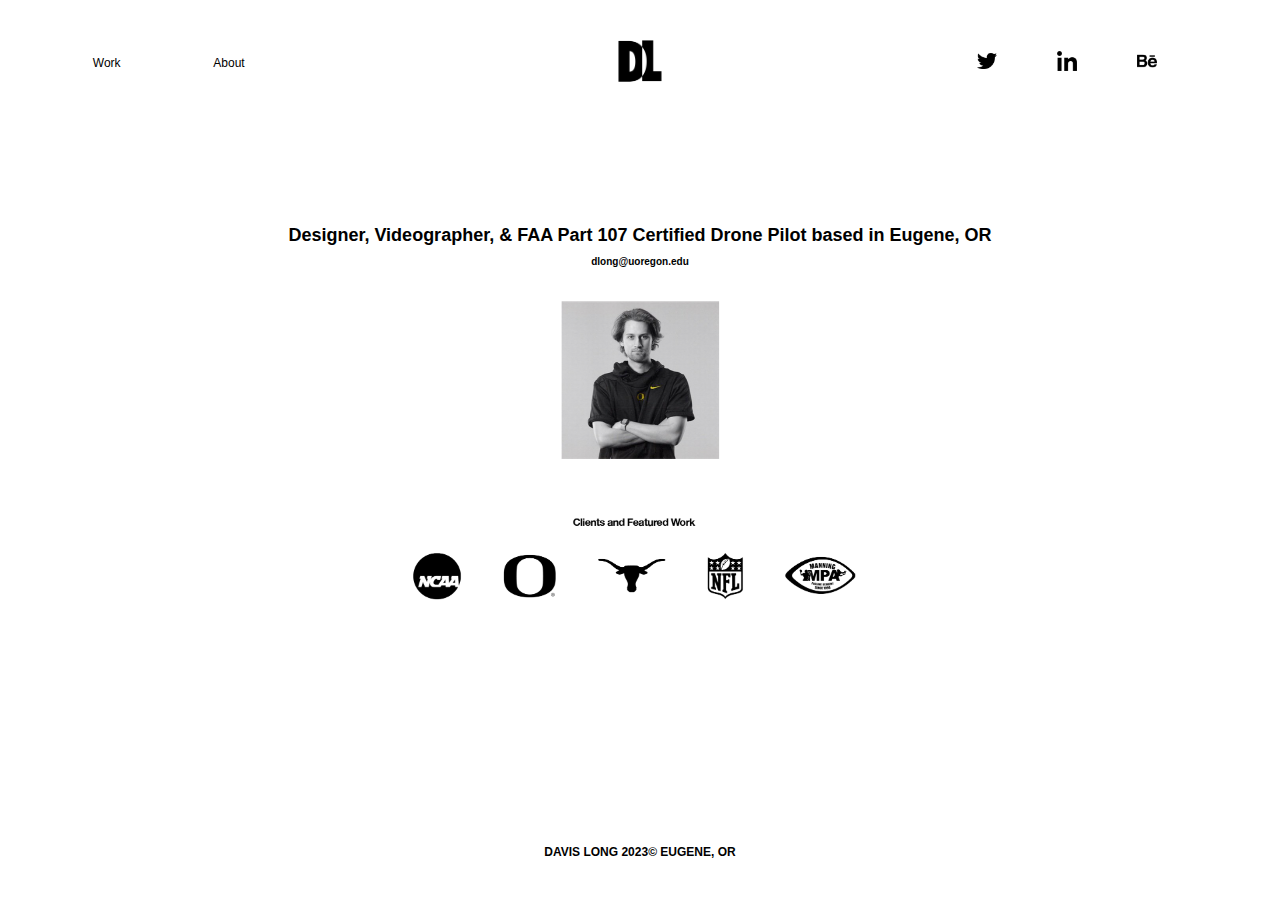
<file: pages/about.html>
<!DOCTYPE html>
<html lang="en">

<head>
    <meta charset="UTF-8">
    <meta name="viewport" content="width=device-width, initial-scale=1.0">
    <title>Document</title>
    <link rel="stylesheet" href="../css/index.css">
    <link rel="stylesheet" href="../css/header.css">
    <link rel="stylesheet" href="../css/about.css">

</head>


<div class="Header_Container">
    <div class="Column Left">
        <div class="Nav_Header_Row">
            <div class="Nav_Column Left">
                <div class="Nav_Column_Hover">
                    <div>Work</div>
                    <div class="Nav_Box">
                        <a href="https://pages.uoregon.edu/oepp/dldsn.com/pages/oregonathletics.html">Oregon
                            Athletics</a>
                        <a href="https://pages.uoregon.edu/oepp/dldsn.com/pages/mpa.html">Manning
                            Passing Academy</a>
                        <a href="https://pages.uoregon.edu/oepp/dldsn.com/pages/illustration.html">Illustration</a>
                        <a href="https://pages.uoregon.edu/oepp/dldsn.com/pages/nozu.html">Branding</a>
                        <a href="https://pages.uoregon.edu/oepp/dldsn.com/pages/exploration.html">Exploration</a>
                        <a href="https://pages.uoregon.edu/oepp/dldsn.com/pages/drone.html">Drone</a>
                        <a href="https://pages.uoregon.edu/oepp/dldsn.com/pages/video.html">Video</a>
                    </div>

                </div>
            </div>
            <div class="Nav_Column Right"><a href="https://pages.uoregon.edu/oepp/dldsn.com/pages/about.html">About</a>
            </div>
        </div>
    </div>

    <div class="Column Middle">
        <a href="https://pages.uoregon.edu/oepp/dldsn.com/index.html">
            <img class="Logo" src="../images/Logo.png" alt="">
        </a>
    </div>

    <div class="Column Right">
        <a href="http://twitter.com/dlong_13"><img class="Social Twitter_Logo" src="../images/twitter.png" alt=""></a>
        <a href="https://www.linkedin.com/in/davis-long-325a271b6/"><img class="Social Linkedin_Logo"
                src="../images/linkedin.png" alt=""></a>
        <a href="https://www.behance.net/dldsn"><img class="Social Behance_Logo" src="../images/behance.png" alt=""></a>
    </div>
</div>


<div class="p1">Designer, Videographer, & FAA Part 107 Certified Drone Pilot based in Eugene, OR</div>

<div class="p2">dlong@uoregon.edu</div>
<div class="DavisPic_Container">
    <img src="../images/SQUARE+2.png" alt="">
</div>
<div class="ClientList_Container">
    <img src="../images/CLIETNET.png" alt="">
</div>

<div class="Footer">
    <p>DAVIS LONG 2023© EUGENE, OR</p>
</div>

</body>

</html>
</file>
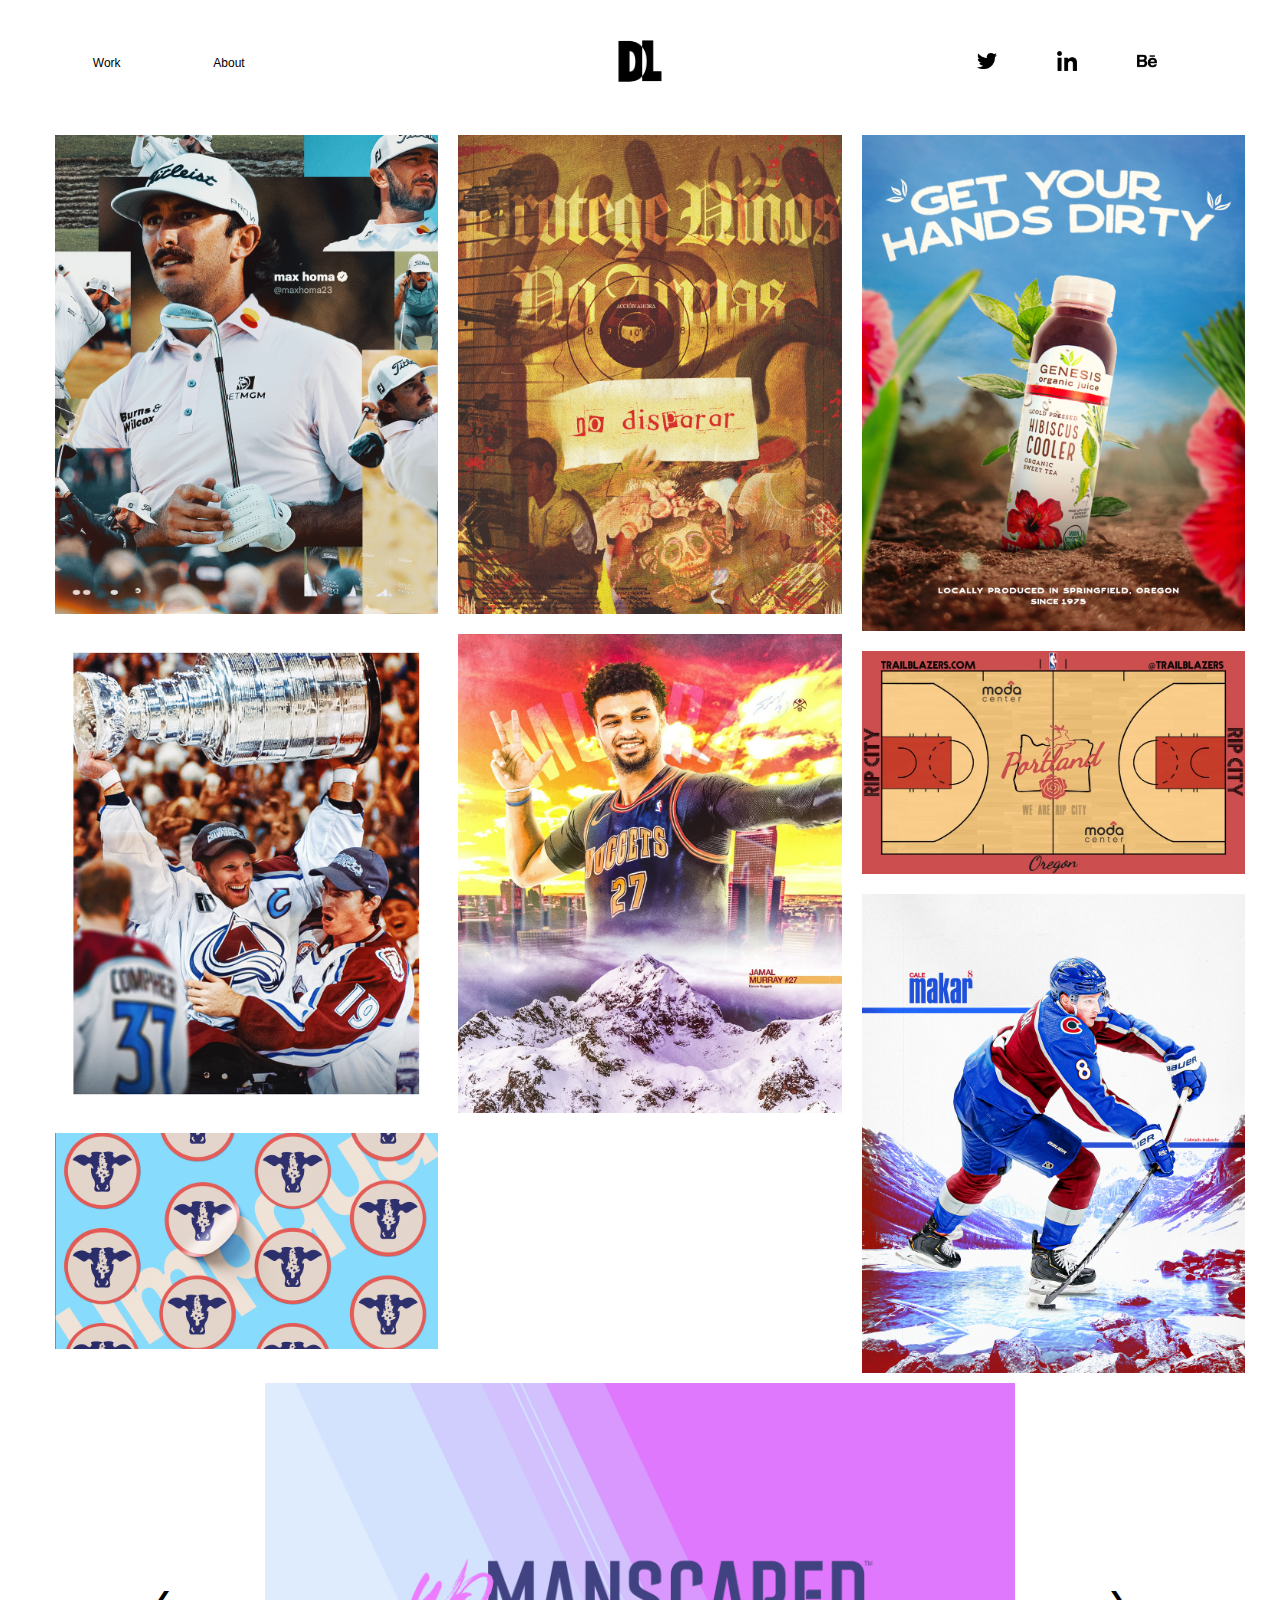
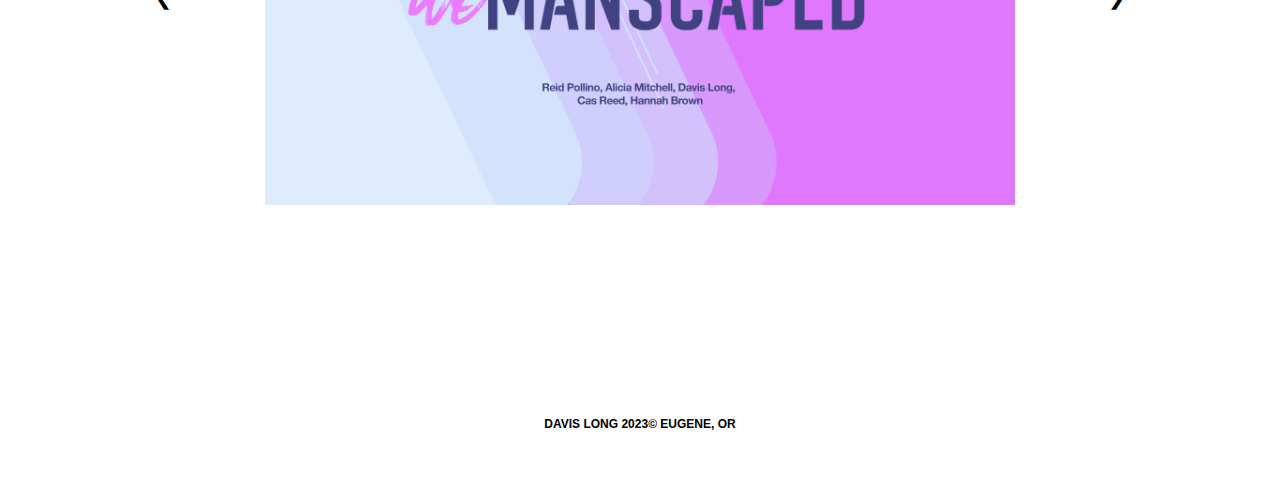
<file: pages/exploration.html>
<!DOCTYPE html>
<html lang="en">

<head>
    <meta charset="UTF-8">
    <meta name="viewport" content="width=device-width, initial-scale=1.0">
    <title>Document</title>
    <link rel="stylesheet" href="../css/index.css">
    <link rel="stylesheet" href="../css/header.css">
    <link rel="stylesheet" href="../css/about.css">
    <link rel="stylesheet" href="../css/carousel.css">

    <style>
        /* .side_by_side_image {
            display: flex;
            flex-direction: row;
            justify-content: center;
            align-items: flex-start;
        }

        .vertical_image {
            display: flex;
            flex-direction: column;
            justify-content: center;
            align-items: flex-start;
        }

        .image {
            max-height: 100%;
            max-width: 28vw;
            object-fit: contain;
            margin: 2vw;
        }

        .large_image {
            display: block;
            margin-left: auto;
            margin-right: auto;
            width: 1200px;
            margin-top: 2vw;
        } */
        .side_by_side_image {
            display: flex;
            flex-direction: row;
            flex-wrap: wrap;
            justify-content: center;
            align-items: flex-start;
            overflow: hidden;
            margin: -10px;

        }

        .vertical_image {
            display: flex;
            flex-direction: column;
            justify-content: center;
            align-items: flex-start;
            max-width: calc(33.33% - 50px);
            flex: 1;
            margin: 10px;

        }

        .image {
            max-height: 100%;
            max-width: 100%;
            object-fit: contain;
            margin: 10px;
        }

        .image.first {
            margin-top: 20px;
        }
    </style>
</head>


<div class="Header_Container">
    <div class="Column Left">
        <div class="Nav_Header_Row">
            <div class="Nav_Column Left">
                <div class="Nav_Column_Hover">
                    <div>Work</div>
                    <div class="Nav_Box">
                        <a href="https://pages.uoregon.edu/oepp/dldsn.com/pages/oregonathletics.html">Oregon
                            Athletics</a>
                        <a href="https://pages.uoregon.edu/oepp/dldsn.com/pages/mpa.html">Manning
                            Passing Academy</a>
                        <a href="https://pages.uoregon.edu/oepp/dldsn.com/pages/illustration.html">Illustration</a>
                        <a href="https://pages.uoregon.edu/oepp/dldsn.com/pages/nozu.html">Branding</a>
                        <a href="https://pages.uoregon.edu/oepp/dldsn.com/pages/exploration.html">Exploration</a>
                        <a href="https://pages.uoregon.edu/oepp/dldsn.com/pages/drone.html">Drone</a>
                        <a href="https://pages.uoregon.edu/oepp/dldsn.com/pages/video.html">Video</a>
                    </div>

                </div>
            </div>
            <div class="Nav_Column Right"><a href="https://pages.uoregon.edu/oepp/dldsn.com/pages/about.html">About</a>
            </div>
        </div>
    </div>

    <div class="Column Middle">
        <a href="https://pages.uoregon.edu/oepp/dldsn.com/index.html">
            <img class="Logo" src="../images/Logo.png" alt="">
        </a>
    </div>

    <div class="Column Right">
        <a href="http://twitter.com/dlong_13"><img class="Social Twitter_Logo" src="../images/twitter.png" alt=""></a>
        <a href="https://www.linkedin.com/in/davis-long-325a271b6/"><img class="Social Linkedin_Logo"
                src="../images/linkedin.png" alt=""></a>
        <a href="https://www.behance.net/dldsn"><img class="Social Behance_Logo" src="../images/behance.png" alt=""></a>
    </div>
</div>


<div class="side_by_side_image">
    <div class="vertical_image">
        <img class="image" src="../images/ex1.png">
        <img class="image" src="../images/ex4.png">
        <img class="image" src="../images/ex7.png">
    </div>
    <div class="vertical_image">
        <img class="image" src="../images/ex2.png">
        <img class="image" src="../images/ex5.jpeg">
    </div>
    <div class="vertical_image">
        <img class="image" src="../images/ex3.png">
        <img class="image" src="../images/ex6.jpeg">
        <img class="image" src="../images/ex8.png">
    </div>
</div>

<!-- Carousel Start -->

<div class="slideshow-container">
    <div class="mySlides fade">
        <img src="../images/ms1.png" style="width: 75%;" class="center" />
    </div>
    <div class="mySlides fade">
        <img src="../images/ms2.png" style="width: 75%;" class="center" />
    </div>
    <div class="mySlides fade">
        <img src="../images/ms3.png" style="width: 75%;" class="center" />
    </div>
    <div class="mySlides fade">
        <img src="../images/ms4.png" style="width: 75%;" class="center" />
    </div>
    <div class="mySlides fade">
        <img src="../images/ms5.png" style="width: 75%;" class="center" />
    </div>
    <div class="mySlides fade">
        <img src="../images/ms6.png" style="width: 75%;" class="center" />
    </div>
    <div class="mySlides fade">
        <img src="../images/ms7.png" style="width: 75%;" class="center" />
    </div>
    <div class="mySlides fade">
        <img src="../images/ms8.png" style="width: 75%;" class="center" />
    </div>
    <div class="mySlides fade">
        <img src="../images/ms9.png" style="width: 75%;" class="center" />
    </div>

    <a class="prev" onclick="plusSlides(-1)">&#10094;</a>
    <a class="next" onclick="plusSlides(1)">&#10095;</a>
</div>



<div class="Footer">
    <p>DAVIS LONG 2023© EUGENE, OR</p>
</div>


</body>
<script src="../js/dldsn.js"></script>

</html>
</file>
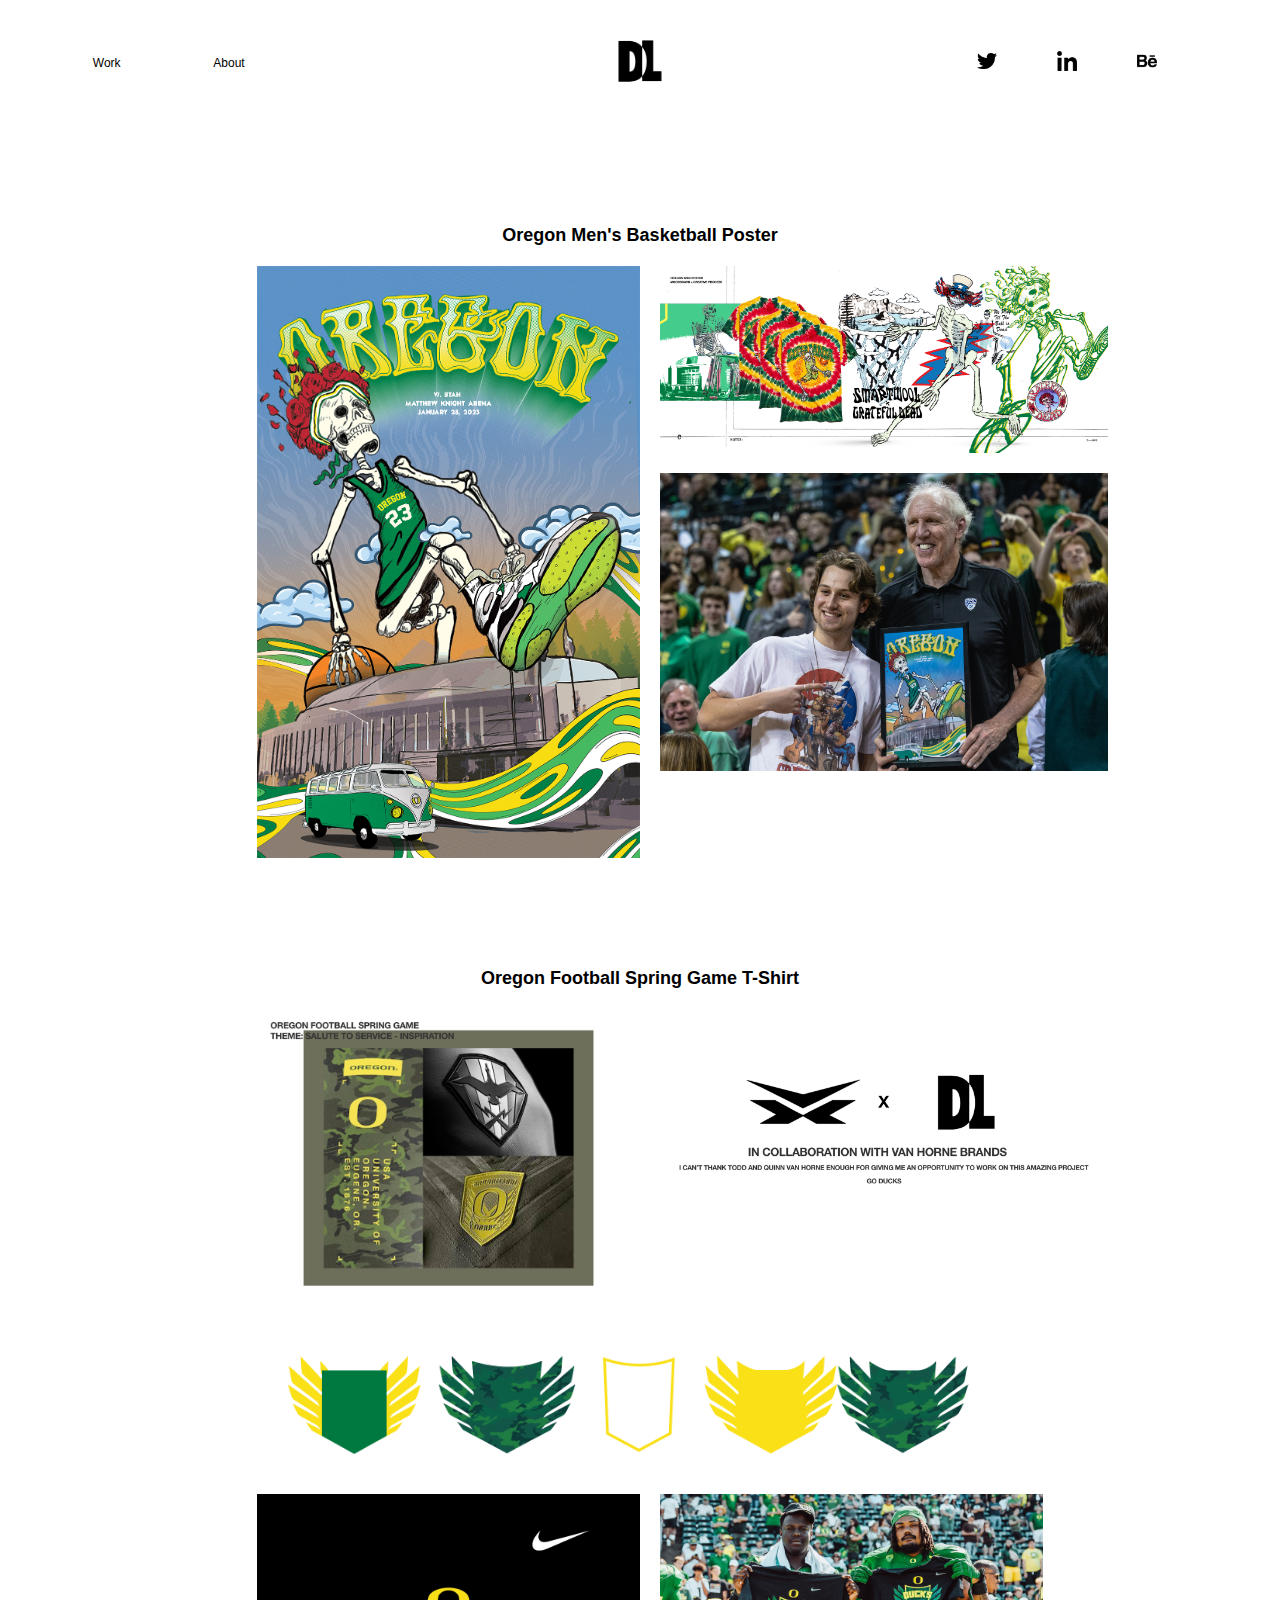
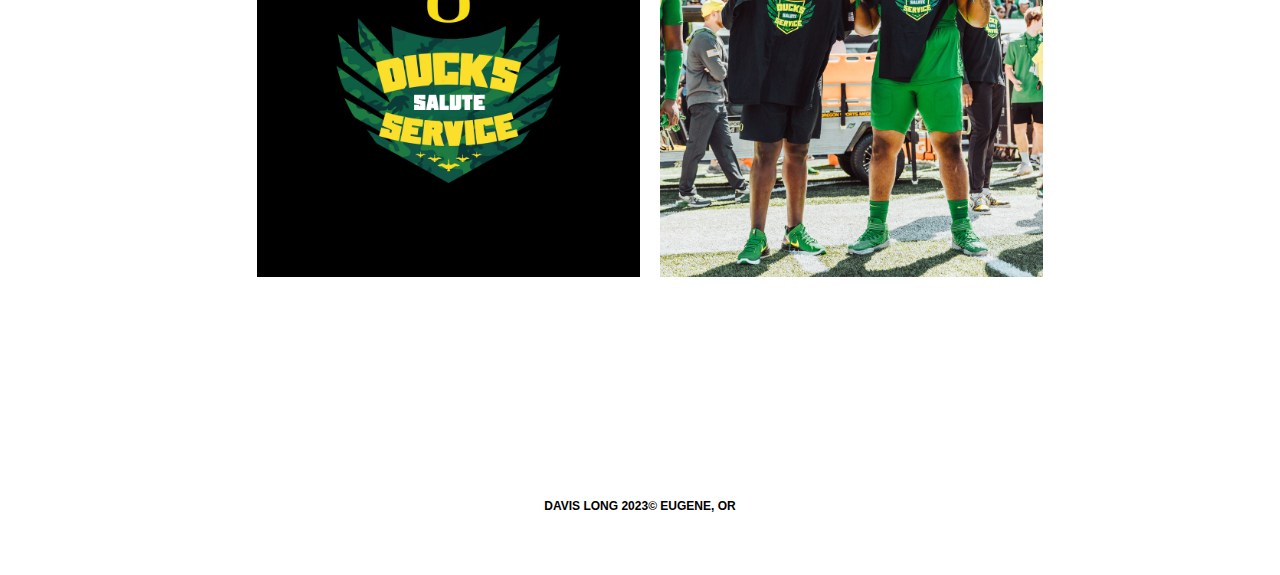
<file: pages/illustration.html>
<!DOCTYPE html>
<html lang="en">

<head>
    <meta charset="UTF-8">
    <meta name="viewport" content="width=device-width, initial-scale=1.0">
    <title>Document</title>
    <link rel="stylesheet" href="../css/index.css">
    <link rel="stylesheet" href="../css/header.css">
    <link rel="stylesheet" href="../css/about.css">
    <style>
        /* .side_by_side_image {
            display: flex;
            flex-direction: row;
            justify-content: center;
            align-items: flex-start;
        }

        .vertical_image {
            display: flex;
            flex-direction: column;
            justify-content: center;
            align-items: flex-start;
        }

        .image {
            max-height: 100%;
            max-width: 28vw;
            object-fit: contain;
            margin: 2vw;
        }

        .image.side_image {
            margin-top: 0;
        }

        .image.center_image {
            margin-top: 0;
            margin-bottom: 2vw;
            margin-left: 0;
            margin-right: 0;

        }

        .image.center_image.first {
            margin-top: 2vw;
        }
*/
        .p1 {
            font-size: 18px;
            margin: 10px;
            margin-top: 100px;
        }

        .pic {
            display: block;
            margin-left: auto;
            margin-right: auto;
            width: 60vw;
        }

        .side_by_side_image {
            display: flex;
            flex-direction: row;
            flex-wrap: wrap;
            justify-content: center;
            align-items: flex-start;
            overflow: hidden;
            margin: -10px;

        }

        .vertical_image {
            display: flex;
            flex-direction: column;
            justify-content: center;
            align-items: flex-start;
            max-width: calc(33.33% - 50px);
            flex: 1;
            margin: 10px;

        }

        .image {
            max-height: 100%;
            max-width: 100%;
            object-fit: contain;
            margin: 10px;
        }

        .image.first {
            margin-top: 20px;
        }
    </style>
</head>

<!-- Header Start -->
<div class="Header_Container">
    <div class="Column Left">
        <div class="Nav_Header_Row">
            <div class="Nav_Column Left">
                <div class="Nav_Column_Hover">
                    <div>Work</div>
                    <div class="Nav_Box">
                        <a href="https://pages.uoregon.edu/oepp/dldsn.com/pages/oregonathletics.html">Oregon
                            Athletics</a>
                        <a href="https://pages.uoregon.edu/oepp/dldsn.com/pages/mpa.html">Manning
                            Passing Academy</a>
                        <a href="https://pages.uoregon.edu/oepp/dldsn.com/pages/illustration.html">Illustration</a>
                        <a href="https://pages.uoregon.edu/oepp/dldsn.com/pages/nozu.html">Branding</a>
                        <a href="https://pages.uoregon.edu/oepp/dldsn.com/pages/exploration.html">Exploration</a>
                        <a href="https://pages.uoregon.edu/oepp/dldsn.com/pages/drone.html">Drone</a>
                        <a href="https://pages.uoregon.edu/oepp/dldsn.com/pages/video.html">Video</a>
                    </div>

                </div>
            </div>
            <div class="Nav_Column Right"><a href="https://pages.uoregon.edu/oepp/dldsn.com/pages/about.html">About</a>
            </div>
        </div>
    </div>

    <div class="Column Middle">
        <a href="https://pages.uoregon.edu/oepp/dldsn.com/index.html">
            <img class="Logo" src="../images/Logo.png" alt="">
        </a>
    </div>

    <div class="Column Right">
        <a href="http://twitter.com/dlong_13"><img class="Social Twitter_Logo" src="../images/twitter.png" alt=""></a>
        <a href="https://www.linkedin.com/in/davis-long-325a271b6/"><img class="Social Linkedin_Logo"
                src="../images/linkedin.png" alt=""></a>
        <a href="https://www.behance.net/dldsn"><img class="Social Behance_Logo" src="../images/behance.png" alt=""></a>
    </div>
</div>
<!-- Header End -->

<!-- Body Start -->
<div class="p1">Oregon Men's Basketball Poster</div>

<div class="side_by_side_image">
    <div class="vertical_image">
        <img class="image" src="../images/ill1.png">

    </div>
    <div class="vertical_image">
        <img class="image" style="max-width: 35vw;" src="../images/ill2.png">
        <img class="image" style="max-width: 35vw;" src="../images/ill3.png">
    </div>

</div>

<div class="p1">Oregon Football Spring Game T-Shirt
</div>
<div class="side_by_side_image">
    <div class="vertical_image">
        <img class="image" src="../images/ill4.png">

    </div>
    <div class="vertical_image">
        <img class="image" style="max-width: 35vw; margin-top: 7vh;" src="../images/ill5.png">

    </div>

</div>

<img class="pic" src="../images/ill6.png">

<div class="side_by_side_image">
    <div class="vertical_image">
        <img class="image" src="../images/ill7.png">

    </div>
    <div class="vertical_image">
        <img class="image" src="../images/ill8.png">

    </div>

</div>

<!-- Body End -->

<div class="Footer">
    <p>DAVIS LONG 2023© EUGENE, OR</p>
</div>

</body>

</html>
</file>
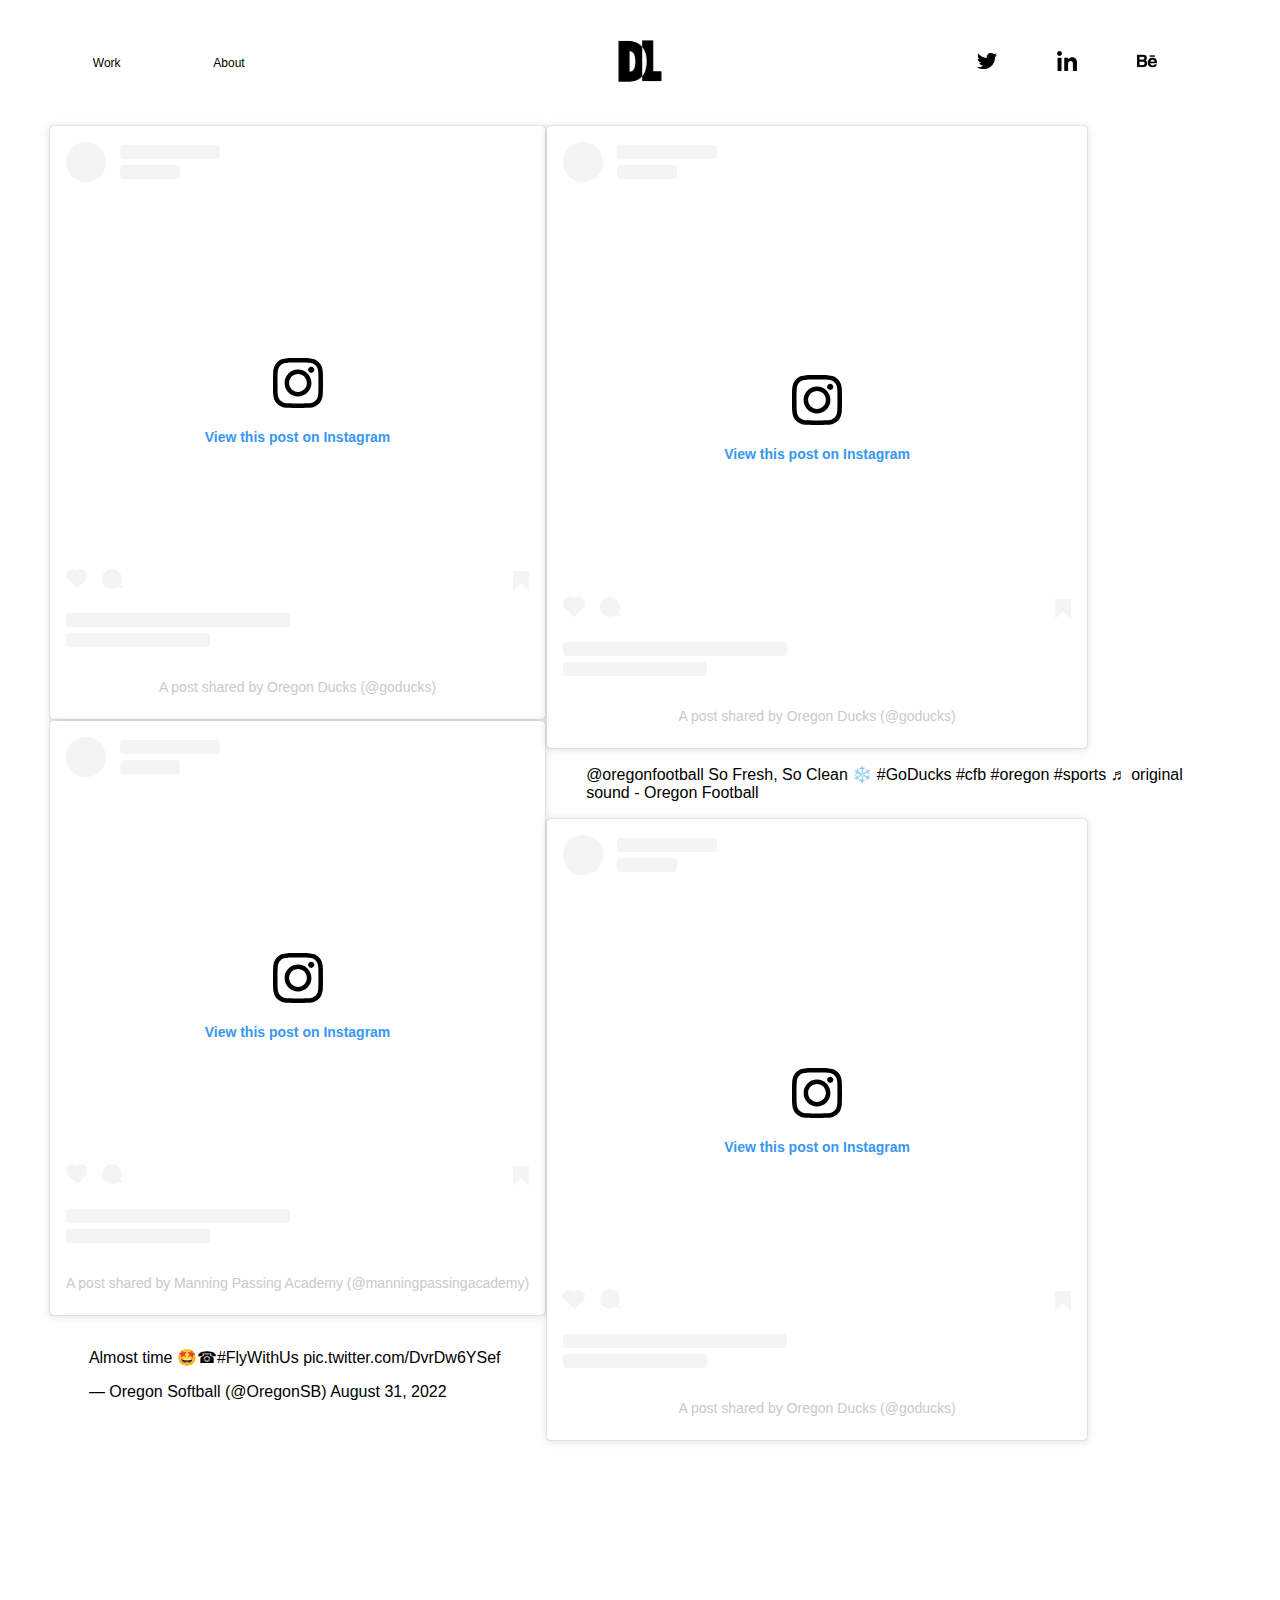
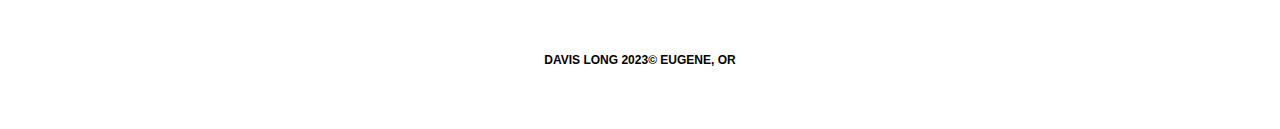
<file: pages/video.html>
<!DOCTYPE html>
<html lang="en">

<head>
    <meta charset="UTF-8">
    <meta name="viewport" content="width=device-width, initial-scale=1.0">
    <title>Document</title>
    <link rel="stylesheet" href="../css/index.css">
    <link rel="stylesheet" href="../css/header.css">
    <link rel="stylesheet" href="../css/about.css">
    <style>
        .side_by_side_image {
            display: flex;
            flex-direction: row;
            justify-content: center;
            align-items: flex-start;
        }

        .vertical_image {
            display: flex;
            flex-direction: column;
            justify-content: center;
            align-items: flex-start;
        }

        .image {
            max-height: 100%;
            max-width: 28vw;
            object-fit: contain;
            margin: 2vw;
        }

        .image.side_image {
            margin-top: 0;
        }

        .image.center_image {
            margin-top: 0;
            margin-bottom: 2vw;
            margin-left: 0;
            margin-right: 0;

        }

        .image.center_image.first {
            margin-top: 2vw;
        }
    </style>

</head>


<div class="Header_Container">
    <div class="Column Left">
        <div class="Nav_Header_Row">
            <div class="Nav_Column Left">
                <div class="Nav_Column_Hover">
                    <div>Work</div>
                    <div class="Nav_Box">
                        <a href="https://pages.uoregon.edu/oepp/dldsn.com/pages/oregonathletics.html">Oregon
                            Athletics</a>
                        <a href="https://pages.uoregon.edu/oepp/dldsn.com/pages/mpa.html">Manning
                            Passing Academy</a>
                        <a href="https://pages.uoregon.edu/oepp/dldsn.com/pages/illustration.html">Illustration</a>
                        <a href="https://pages.uoregon.edu/oepp/dldsn.com/pages/nozu.html">Branding</a>
                        <a href="https://pages.uoregon.edu/oepp/dldsn.com/pages/exploration.html">Exploration</a>
                        <a href="https://pages.uoregon.edu/oepp/dldsn.com/pages/drone.html">Drone</a>
                        <a href="https://pages.uoregon.edu/oepp/dldsn.com/pages/video.html">Video</a>
                    </div>

                </div>
            </div>
            <div class="Nav_Column Right"><a href="https://pages.uoregon.edu/oepp/dldsn.com/pages/about.html">About</a>
            </div>
        </div>
    </div>

    <div class="Column Middle">
        <a href="https://pages.uoregon.edu/oepp/dldsn.com/index.html">
            <img class="Logo" src="../images/Logo.png" alt="">
        </a>
    </div>

    <div class="Column Right">
        <a href="http://twitter.com/dlong_13"><img class="Social Twitter_Logo" src="../images/twitter.png" alt=""></a>
        <a href="https://www.linkedin.com/in/davis-long-325a271b6/"><img class="Social Linkedin_Logo"
                src="../images/linkedin.png" alt=""></a>
        <a href="https://www.behance.net/dldsn"><img class="Social Behance_Logo" src="../images/behance.png" alt=""></a>
    </div>
</div>


<div class="side_by_side_image">
    <div class="vertical_image">
        <blockquote class="instagram-media" data-instgrm-captioned
            data-instgrm-permalink="https://www.instagram.com/reel/CXj42okso-s/?utm_source=ig_embed&amp;utm_campaign=loading"
            data-instgrm-version="14"
            style=" background:#FFF; border:0; border-radius:3px; box-shadow:0 0 1px 0 rgba(0,0,0,0.5),0 1px 10px 0 rgba(0,0,0,0.15); margin: 1px; max-width:540px; min-width:326px; padding:0; width:99.375%; width:-webkit-calc(100% - 2px); width:calc(100% - 2px);">
            <div style="padding:16px;"> <a
                    href="https://www.instagram.com/reel/CXj42okso-s/?utm_source=ig_embed&amp;utm_campaign=loading"
                    style=" background:#FFFFFF; line-height:0; padding:0 0; text-align:center; text-decoration:none; width:100%;"
                    target="_blank">
                    <div style=" display: flex; flex-direction: row; align-items: center;">
                        <div
                            style="background-color: #F4F4F4; border-radius: 50%; flex-grow: 0; height: 40px; margin-right: 14px; width: 40px;">
                        </div>
                        <div style="display: flex; flex-direction: column; flex-grow: 1; justify-content: center;">
                            <div
                                style=" background-color: #F4F4F4; border-radius: 4px; flex-grow: 0; height: 14px; margin-bottom: 6px; width: 100px;">
                            </div>
                            <div
                                style=" background-color: #F4F4F4; border-radius: 4px; flex-grow: 0; height: 14px; width: 60px;">
                            </div>
                        </div>
                    </div>
                    <div style="padding: 19% 0;"></div>
                    <div style="display:block; height:50px; margin:0 auto 12px; width:50px;"><svg width="50px"
                            height="50px" viewBox="0 0 60 60" version="1.1" xmlns="https://www.w3.org/2000/svg"
                            xmlns:xlink="https://www.w3.org/1999/xlink">
                            <g stroke="none" stroke-width="1" fill="none" fill-rule="evenodd">
                                <g transform="translate(-511.000000, -20.000000)" fill="#000000">
                                    <g>
                                        <path
                                            d="M556.869,30.41 C554.814,30.41 553.148,32.076 553.148,34.131 C553.148,36.186 554.814,37.852 556.869,37.852 C558.924,37.852 560.59,36.186 560.59,34.131 C560.59,32.076 558.924,30.41 556.869,30.41 M541,60.657 C535.114,60.657 530.342,55.887 530.342,50 C530.342,44.114 535.114,39.342 541,39.342 C546.887,39.342 551.658,44.114 551.658,50 C551.658,55.887 546.887,60.657 541,60.657 M541,33.886 C532.1,33.886 524.886,41.1 524.886,50 C524.886,58.899 532.1,66.113 541,66.113 C549.9,66.113 557.115,58.899 557.115,50 C557.115,41.1 549.9,33.886 541,33.886 M565.378,62.101 C565.244,65.022 564.756,66.606 564.346,67.663 C563.803,69.06 563.154,70.057 562.106,71.106 C561.058,72.155 560.06,72.803 558.662,73.347 C557.607,73.757 556.021,74.244 553.102,74.378 C549.944,74.521 548.997,74.552 541,74.552 C533.003,74.552 532.056,74.521 528.898,74.378 C525.979,74.244 524.393,73.757 523.338,73.347 C521.94,72.803 520.942,72.155 519.894,71.106 C518.846,70.057 518.197,69.06 517.654,67.663 C517.244,66.606 516.755,65.022 516.623,62.101 C516.479,58.943 516.448,57.996 516.448,50 C516.448,42.003 516.479,41.056 516.623,37.899 C516.755,34.978 517.244,33.391 517.654,32.338 C518.197,30.938 518.846,29.942 519.894,28.894 C520.942,27.846 521.94,27.196 523.338,26.654 C524.393,26.244 525.979,25.756 528.898,25.623 C532.057,25.479 533.004,25.448 541,25.448 C548.997,25.448 549.943,25.479 553.102,25.623 C556.021,25.756 557.607,26.244 558.662,26.654 C560.06,27.196 561.058,27.846 562.106,28.894 C563.154,29.942 563.803,30.938 564.346,32.338 C564.756,33.391 565.244,34.978 565.378,37.899 C565.522,41.056 565.552,42.003 565.552,50 C565.552,57.996 565.522,58.943 565.378,62.101 M570.82,37.631 C570.674,34.438 570.167,32.258 569.425,30.349 C568.659,28.377 567.633,26.702 565.965,25.035 C564.297,23.368 562.623,22.342 560.652,21.575 C558.743,20.834 556.562,20.326 553.369,20.18 C550.169,20.033 549.148,20 541,20 C532.853,20 531.831,20.033 528.631,20.18 C525.438,20.326 523.257,20.834 521.349,21.575 C519.376,22.342 517.703,23.368 516.035,25.035 C514.368,26.702 513.342,28.377 512.574,30.349 C511.834,32.258 511.326,34.438 511.181,37.631 C511.035,40.831 511,41.851 511,50 C511,58.147 511.035,59.17 511.181,62.369 C511.326,65.562 511.834,67.743 512.574,69.651 C513.342,71.625 514.368,73.296 516.035,74.965 C517.703,76.634 519.376,77.658 521.349,78.425 C523.257,79.167 525.438,79.673 528.631,79.82 C531.831,79.965 532.853,80.001 541,80.001 C549.148,80.001 550.169,79.965 553.369,79.82 C556.562,79.673 558.743,79.167 560.652,78.425 C562.623,77.658 564.297,76.634 565.965,74.965 C567.633,73.296 568.659,71.625 569.425,69.651 C570.167,67.743 570.674,65.562 570.82,62.369 C570.966,59.17 571,58.147 571,50 C571,41.851 570.966,40.831 570.82,37.631">
                                        </path>
                                    </g>
                                </g>
                            </g>
                        </svg></div>
                    <div style="padding-top: 8px;">
                        <div
                            style=" color:#3897f0; font-family:Arial,sans-serif; font-size:14px; font-style:normal; font-weight:550; line-height:18px;">
                            View this post on Instagram</div>
                    </div>
                    <div style="padding: 12.5% 0;"></div>
                    <div style="display: flex; flex-direction: row; margin-bottom: 14px; align-items: center;">
                        <div>
                            <div
                                style="background-color: #F4F4F4; border-radius: 50%; height: 12.5px; width: 12.5px; transform: translateX(0px) translateY(7px);">
                            </div>
                            <div
                                style="background-color: #F4F4F4; height: 12.5px; transform: rotate(-45deg) translateX(3px) translateY(1px); width: 12.5px; flex-grow: 0; margin-right: 14px; margin-left: 2px;">
                            </div>
                            <div
                                style="background-color: #F4F4F4; border-radius: 50%; height: 12.5px; width: 12.5px; transform: translateX(9px) translateY(-18px);">
                            </div>
                        </div>
                        <div style="margin-left: 8px;">
                            <div
                                style=" background-color: #F4F4F4; border-radius: 50%; flex-grow: 0; height: 20px; width: 20px;">
                            </div>
                            <div
                                style=" width: 0; height: 0; border-top: 2px solid transparent; border-left: 6px solid #f4f4f4; border-bottom: 2px solid transparent; transform: translateX(16px) translateY(-4px) rotate(30deg)">
                            </div>
                        </div>
                        <div style="margin-left: auto;">
                            <div
                                style=" width: 0px; border-top: 8px solid #F4F4F4; border-right: 8px solid transparent; transform: translateY(16px);">
                            </div>
                            <div
                                style=" background-color: #F4F4F4; flex-grow: 0; height: 12px; width: 16px; transform: translateY(-4px);">
                            </div>
                            <div
                                style=" width: 0; height: 0; border-top: 8px solid #F4F4F4; border-left: 8px solid transparent; transform: translateY(-4px) translateX(8px);">
                            </div>
                        </div>
                    </div>
                    <div
                        style="display: flex; flex-direction: column; flex-grow: 1; justify-content: center; margin-bottom: 24px;">
                        <div
                            style=" background-color: #F4F4F4; border-radius: 4px; flex-grow: 0; height: 14px; margin-bottom: 6px; width: 224px;">
                        </div>
                        <div
                            style=" background-color: #F4F4F4; border-radius: 4px; flex-grow: 0; height: 14px; width: 144px;">
                        </div>
                    </div>
                </a>
                <p
                    style=" color:#c9c8cd; font-family:Arial,sans-serif; font-size:14px; line-height:17px; margin-bottom:0; margin-top:8px; overflow:hidden; padding:8px 0 7px; text-align:center; text-overflow:ellipsis; white-space:nowrap;">
                    <a href="https://www.instagram.com/reel/CXj42okso-s/?utm_source=ig_embed&amp;utm_campaign=loading"
                        style=" color:#c9c8cd; font-family:Arial,sans-serif; font-size:14px; font-style:normal; font-weight:normal; line-height:17px; text-decoration:none;"
                        target="_blank">A post shared by Oregon Ducks (@goducks)</a>
                </p>
            </div>
        </blockquote>
        <script async src="//www.instagram.com/embed.js"></script>
        <blockquote class="instagram-media" data-instgrm-captioned
            data-instgrm-permalink="https://www.instagram.com/reel/ClRjon4pReb/?utm_source=ig_embed&amp;utm_campaign=loading"
            data-instgrm-version="14"
            style=" background:#FFF; border:0; border-radius:3px; box-shadow:0 0 1px 0 rgba(0,0,0,0.5),0 1px 10px 0 rgba(0,0,0,0.15); margin: 1px; max-width:540px; min-width:326px; padding:0; width:99.375%; width:-webkit-calc(100% - 2px); width:calc(100% - 2px);">
            <div style="padding:16px;"> <a
                    href="https://www.instagram.com/reel/ClRjon4pReb/?utm_source=ig_embed&amp;utm_campaign=loading"
                    style=" background:#FFFFFF; line-height:0; padding:0 0; text-align:center; text-decoration:none; width:100%;"
                    target="_blank">
                    <div style=" display: flex; flex-direction: row; align-items: center;">
                        <div
                            style="background-color: #F4F4F4; border-radius: 50%; flex-grow: 0; height: 40px; margin-right: 14px; width: 40px;">
                        </div>
                        <div style="display: flex; flex-direction: column; flex-grow: 1; justify-content: center;">
                            <div
                                style=" background-color: #F4F4F4; border-radius: 4px; flex-grow: 0; height: 14px; margin-bottom: 6px; width: 100px;">
                            </div>
                            <div
                                style=" background-color: #F4F4F4; border-radius: 4px; flex-grow: 0; height: 14px; width: 60px;">
                            </div>
                        </div>
                    </div>
                    <div style="padding: 19% 0;"></div>
                    <div style="display:block; height:50px; margin:0 auto 12px; width:50px;"><svg width="50px"
                            height="50px" viewBox="0 0 60 60" version="1.1" xmlns="https://www.w3.org/2000/svg"
                            xmlns:xlink="https://www.w3.org/1999/xlink">
                            <g stroke="none" stroke-width="1" fill="none" fill-rule="evenodd">
                                <g transform="translate(-511.000000, -20.000000)" fill="#000000">
                                    <g>
                                        <path
                                            d="M556.869,30.41 C554.814,30.41 553.148,32.076 553.148,34.131 C553.148,36.186 554.814,37.852 556.869,37.852 C558.924,37.852 560.59,36.186 560.59,34.131 C560.59,32.076 558.924,30.41 556.869,30.41 M541,60.657 C535.114,60.657 530.342,55.887 530.342,50 C530.342,44.114 535.114,39.342 541,39.342 C546.887,39.342 551.658,44.114 551.658,50 C551.658,55.887 546.887,60.657 541,60.657 M541,33.886 C532.1,33.886 524.886,41.1 524.886,50 C524.886,58.899 532.1,66.113 541,66.113 C549.9,66.113 557.115,58.899 557.115,50 C557.115,41.1 549.9,33.886 541,33.886 M565.378,62.101 C565.244,65.022 564.756,66.606 564.346,67.663 C563.803,69.06 563.154,70.057 562.106,71.106 C561.058,72.155 560.06,72.803 558.662,73.347 C557.607,73.757 556.021,74.244 553.102,74.378 C549.944,74.521 548.997,74.552 541,74.552 C533.003,74.552 532.056,74.521 528.898,74.378 C525.979,74.244 524.393,73.757 523.338,73.347 C521.94,72.803 520.942,72.155 519.894,71.106 C518.846,70.057 518.197,69.06 517.654,67.663 C517.244,66.606 516.755,65.022 516.623,62.101 C516.479,58.943 516.448,57.996 516.448,50 C516.448,42.003 516.479,41.056 516.623,37.899 C516.755,34.978 517.244,33.391 517.654,32.338 C518.197,30.938 518.846,29.942 519.894,28.894 C520.942,27.846 521.94,27.196 523.338,26.654 C524.393,26.244 525.979,25.756 528.898,25.623 C532.057,25.479 533.004,25.448 541,25.448 C548.997,25.448 549.943,25.479 553.102,25.623 C556.021,25.756 557.607,26.244 558.662,26.654 C560.06,27.196 561.058,27.846 562.106,28.894 C563.154,29.942 563.803,30.938 564.346,32.338 C564.756,33.391 565.244,34.978 565.378,37.899 C565.522,41.056 565.552,42.003 565.552,50 C565.552,57.996 565.522,58.943 565.378,62.101 M570.82,37.631 C570.674,34.438 570.167,32.258 569.425,30.349 C568.659,28.377 567.633,26.702 565.965,25.035 C564.297,23.368 562.623,22.342 560.652,21.575 C558.743,20.834 556.562,20.326 553.369,20.18 C550.169,20.033 549.148,20 541,20 C532.853,20 531.831,20.033 528.631,20.18 C525.438,20.326 523.257,20.834 521.349,21.575 C519.376,22.342 517.703,23.368 516.035,25.035 C514.368,26.702 513.342,28.377 512.574,30.349 C511.834,32.258 511.326,34.438 511.181,37.631 C511.035,40.831 511,41.851 511,50 C511,58.147 511.035,59.17 511.181,62.369 C511.326,65.562 511.834,67.743 512.574,69.651 C513.342,71.625 514.368,73.296 516.035,74.965 C517.703,76.634 519.376,77.658 521.349,78.425 C523.257,79.167 525.438,79.673 528.631,79.82 C531.831,79.965 532.853,80.001 541,80.001 C549.148,80.001 550.169,79.965 553.369,79.82 C556.562,79.673 558.743,79.167 560.652,78.425 C562.623,77.658 564.297,76.634 565.965,74.965 C567.633,73.296 568.659,71.625 569.425,69.651 C570.167,67.743 570.674,65.562 570.82,62.369 C570.966,59.17 571,58.147 571,50 C571,41.851 570.966,40.831 570.82,37.631">
                                        </path>
                                    </g>
                                </g>
                            </g>
                        </svg></div>
                    <div style="padding-top: 8px;">
                        <div
                            style=" color:#3897f0; font-family:Arial,sans-serif; font-size:14px; font-style:normal; font-weight:550; line-height:18px;">
                            View this post on Instagram</div>
                    </div>
                    <div style="padding: 12.5% 0;"></div>
                    <div style="display: flex; flex-direction: row; margin-bottom: 14px; align-items: center;">
                        <div>
                            <div
                                style="background-color: #F4F4F4; border-radius: 50%; height: 12.5px; width: 12.5px; transform: translateX(0px) translateY(7px);">
                            </div>
                            <div
                                style="background-color: #F4F4F4; height: 12.5px; transform: rotate(-45deg) translateX(3px) translateY(1px); width: 12.5px; flex-grow: 0; margin-right: 14px; margin-left: 2px;">
                            </div>
                            <div
                                style="background-color: #F4F4F4; border-radius: 50%; height: 12.5px; width: 12.5px; transform: translateX(9px) translateY(-18px);">
                            </div>
                        </div>
                        <div style="margin-left: 8px;">
                            <div
                                style=" background-color: #F4F4F4; border-radius: 50%; flex-grow: 0; height: 20px; width: 20px;">
                            </div>
                            <div
                                style=" width: 0; height: 0; border-top: 2px solid transparent; border-left: 6px solid #f4f4f4; border-bottom: 2px solid transparent; transform: translateX(16px) translateY(-4px) rotate(30deg)">
                            </div>
                        </div>
                        <div style="margin-left: auto;">
                            <div
                                style=" width: 0px; border-top: 8px solid #F4F4F4; border-right: 8px solid transparent; transform: translateY(16px);">
                            </div>
                            <div
                                style=" background-color: #F4F4F4; flex-grow: 0; height: 12px; width: 16px; transform: translateY(-4px);">
                            </div>
                            <div
                                style=" width: 0; height: 0; border-top: 8px solid #F4F4F4; border-left: 8px solid transparent; transform: translateY(-4px) translateX(8px);">
                            </div>
                        </div>
                    </div>
                    <div
                        style="display: flex; flex-direction: column; flex-grow: 1; justify-content: center; margin-bottom: 24px;">
                        <div
                            style=" background-color: #F4F4F4; border-radius: 4px; flex-grow: 0; height: 14px; margin-bottom: 6px; width: 224px;">
                        </div>
                        <div
                            style=" background-color: #F4F4F4; border-radius: 4px; flex-grow: 0; height: 14px; width: 144px;">
                        </div>
                    </div>
                </a>
                <p
                    style=" color:#c9c8cd; font-family:Arial,sans-serif; font-size:14px; line-height:17px; margin-bottom:0; margin-top:8px; overflow:hidden; padding:8px 0 7px; text-align:center; text-overflow:ellipsis; white-space:nowrap;">
                    <a href="https://www.instagram.com/reel/ClRjon4pReb/?utm_source=ig_embed&amp;utm_campaign=loading"
                        style=" color:#c9c8cd; font-family:Arial,sans-serif; font-size:14px; font-style:normal; font-weight:normal; line-height:17px; text-decoration:none;"
                        target="_blank">A post shared by Manning Passing Academy (@manningpassingacademy)</a>
                </p>
            </div>
        </blockquote>
        <script async src="//www.instagram.com/embed.js"></script>
        <blockquote class="twitter-tweet">
            <p lang="en" dir="ltr">Almost time 🤩☎<a
                    href="https://twitter.com/hashtag/FlyWithUs?src=hash&amp;ref_src=twsrc%5Etfw">#FlyWithUs</a> <a
                    href="https://t.co/DvrDw6YSef">pic.twitter.com/DvrDw6YSef</a></p>&mdash; Oregon Softball (@OregonSB)
            <a href="https://twitter.com/OregonSB/status/1565048263635415040?ref_src=twsrc%5Etfw">August 31, 2022</a>
        </blockquote>
        <script async src="https://platform.twitter.com/widgets.js" charset="utf-8"></script>
    </div>
    <div class="vertical_image">
        <blockquote class="instagram-media" data-instgrm-captioned
            data-instgrm-permalink="https://www.instagram.com/tv/CZ9tXbSJduN/?utm_source=ig_embed&amp;utm_campaign=loading"
            data-instgrm-version="14"
            style=" background:#FFF; border:0; border-radius:3px; box-shadow:0 0 1px 0 rgba(0,0,0,0.5),0 1px 10px 0 rgba(0,0,0,0.15); margin: 1px; max-width:540px; min-width:326px; padding:0; width:99.375%; width:-webkit-calc(100% - 2px); width:calc(100% - 2px);">
            <div style="padding:16px;"> <a
                    href="https://www.instagram.com/tv/CZ9tXbSJduN/?utm_source=ig_embed&amp;utm_campaign=loading"
                    style=" background:#FFFFFF; line-height:0; padding:0 0; text-align:center; text-decoration:none; width:100%;"
                    target="_blank">
                    <div style=" display: flex; flex-direction: row; align-items: center;">
                        <div
                            style="background-color: #F4F4F4; border-radius: 50%; flex-grow: 0; height: 40px; margin-right: 14px; width: 40px;">
                        </div>
                        <div style="display: flex; flex-direction: column; flex-grow: 1; justify-content: center;">
                            <div
                                style=" background-color: #F4F4F4; border-radius: 4px; flex-grow: 0; height: 14px; margin-bottom: 6px; width: 100px;">
                            </div>
                            <div
                                style=" background-color: #F4F4F4; border-radius: 4px; flex-grow: 0; height: 14px; width: 60px;">
                            </div>
                        </div>
                    </div>
                    <div style="padding: 19% 0;"></div>
                    <div style="display:block; height:50px; margin:0 auto 12px; width:50px;"><svg width="50px"
                            height="50px" viewBox="0 0 60 60" version="1.1" xmlns="https://www.w3.org/2000/svg"
                            xmlns:xlink="https://www.w3.org/1999/xlink">
                            <g stroke="none" stroke-width="1" fill="none" fill-rule="evenodd">
                                <g transform="translate(-511.000000, -20.000000)" fill="#000000">
                                    <g>
                                        <path
                                            d="M556.869,30.41 C554.814,30.41 553.148,32.076 553.148,34.131 C553.148,36.186 554.814,37.852 556.869,37.852 C558.924,37.852 560.59,36.186 560.59,34.131 C560.59,32.076 558.924,30.41 556.869,30.41 M541,60.657 C535.114,60.657 530.342,55.887 530.342,50 C530.342,44.114 535.114,39.342 541,39.342 C546.887,39.342 551.658,44.114 551.658,50 C551.658,55.887 546.887,60.657 541,60.657 M541,33.886 C532.1,33.886 524.886,41.1 524.886,50 C524.886,58.899 532.1,66.113 541,66.113 C549.9,66.113 557.115,58.899 557.115,50 C557.115,41.1 549.9,33.886 541,33.886 M565.378,62.101 C565.244,65.022 564.756,66.606 564.346,67.663 C563.803,69.06 563.154,70.057 562.106,71.106 C561.058,72.155 560.06,72.803 558.662,73.347 C557.607,73.757 556.021,74.244 553.102,74.378 C549.944,74.521 548.997,74.552 541,74.552 C533.003,74.552 532.056,74.521 528.898,74.378 C525.979,74.244 524.393,73.757 523.338,73.347 C521.94,72.803 520.942,72.155 519.894,71.106 C518.846,70.057 518.197,69.06 517.654,67.663 C517.244,66.606 516.755,65.022 516.623,62.101 C516.479,58.943 516.448,57.996 516.448,50 C516.448,42.003 516.479,41.056 516.623,37.899 C516.755,34.978 517.244,33.391 517.654,32.338 C518.197,30.938 518.846,29.942 519.894,28.894 C520.942,27.846 521.94,27.196 523.338,26.654 C524.393,26.244 525.979,25.756 528.898,25.623 C532.057,25.479 533.004,25.448 541,25.448 C548.997,25.448 549.943,25.479 553.102,25.623 C556.021,25.756 557.607,26.244 558.662,26.654 C560.06,27.196 561.058,27.846 562.106,28.894 C563.154,29.942 563.803,30.938 564.346,32.338 C564.756,33.391 565.244,34.978 565.378,37.899 C565.522,41.056 565.552,42.003 565.552,50 C565.552,57.996 565.522,58.943 565.378,62.101 M570.82,37.631 C570.674,34.438 570.167,32.258 569.425,30.349 C568.659,28.377 567.633,26.702 565.965,25.035 C564.297,23.368 562.623,22.342 560.652,21.575 C558.743,20.834 556.562,20.326 553.369,20.18 C550.169,20.033 549.148,20 541,20 C532.853,20 531.831,20.033 528.631,20.18 C525.438,20.326 523.257,20.834 521.349,21.575 C519.376,22.342 517.703,23.368 516.035,25.035 C514.368,26.702 513.342,28.377 512.574,30.349 C511.834,32.258 511.326,34.438 511.181,37.631 C511.035,40.831 511,41.851 511,50 C511,58.147 511.035,59.17 511.181,62.369 C511.326,65.562 511.834,67.743 512.574,69.651 C513.342,71.625 514.368,73.296 516.035,74.965 C517.703,76.634 519.376,77.658 521.349,78.425 C523.257,79.167 525.438,79.673 528.631,79.82 C531.831,79.965 532.853,80.001 541,80.001 C549.148,80.001 550.169,79.965 553.369,79.82 C556.562,79.673 558.743,79.167 560.652,78.425 C562.623,77.658 564.297,76.634 565.965,74.965 C567.633,73.296 568.659,71.625 569.425,69.651 C570.167,67.743 570.674,65.562 570.82,62.369 C570.966,59.17 571,58.147 571,50 C571,41.851 570.966,40.831 570.82,37.631">
                                        </path>
                                    </g>
                                </g>
                            </g>
                        </svg></div>
                    <div style="padding-top: 8px;">
                        <div
                            style=" color:#3897f0; font-family:Arial,sans-serif; font-size:14px; font-style:normal; font-weight:550; line-height:18px;">
                            View this post on Instagram</div>
                    </div>
                    <div style="padding: 12.5% 0;"></div>
                    <div style="display: flex; flex-direction: row; margin-bottom: 14px; align-items: center;">
                        <div>
                            <div
                                style="background-color: #F4F4F4; border-radius: 50%; height: 12.5px; width: 12.5px; transform: translateX(0px) translateY(7px);">
                            </div>
                            <div
                                style="background-color: #F4F4F4; height: 12.5px; transform: rotate(-45deg) translateX(3px) translateY(1px); width: 12.5px; flex-grow: 0; margin-right: 14px; margin-left: 2px;">
                            </div>
                            <div
                                style="background-color: #F4F4F4; border-radius: 50%; height: 12.5px; width: 12.5px; transform: translateX(9px) translateY(-18px);">
                            </div>
                        </div>
                        <div style="margin-left: 8px;">
                            <div
                                style=" background-color: #F4F4F4; border-radius: 50%; flex-grow: 0; height: 20px; width: 20px;">
                            </div>
                            <div
                                style=" width: 0; height: 0; border-top: 2px solid transparent; border-left: 6px solid #f4f4f4; border-bottom: 2px solid transparent; transform: translateX(16px) translateY(-4px) rotate(30deg)">
                            </div>
                        </div>
                        <div style="margin-left: auto;">
                            <div
                                style=" width: 0px; border-top: 8px solid #F4F4F4; border-right: 8px solid transparent; transform: translateY(16px);">
                            </div>
                            <div
                                style=" background-color: #F4F4F4; flex-grow: 0; height: 12px; width: 16px; transform: translateY(-4px);">
                            </div>
                            <div
                                style=" width: 0; height: 0; border-top: 8px solid #F4F4F4; border-left: 8px solid transparent; transform: translateY(-4px) translateX(8px);">
                            </div>
                        </div>
                    </div>
                    <div
                        style="display: flex; flex-direction: column; flex-grow: 1; justify-content: center; margin-bottom: 24px;">
                        <div
                            style=" background-color: #F4F4F4; border-radius: 4px; flex-grow: 0; height: 14px; margin-bottom: 6px; width: 224px;">
                        </div>
                        <div
                            style=" background-color: #F4F4F4; border-radius: 4px; flex-grow: 0; height: 14px; width: 144px;">
                        </div>
                    </div>
                </a>
                <p
                    style=" color:#c9c8cd; font-family:Arial,sans-serif; font-size:14px; line-height:17px; margin-bottom:0; margin-top:8px; overflow:hidden; padding:8px 0 7px; text-align:center; text-overflow:ellipsis; white-space:nowrap;">
                    <a href="https://www.instagram.com/tv/CZ9tXbSJduN/?utm_source=ig_embed&amp;utm_campaign=loading"
                        style=" color:#c9c8cd; font-family:Arial,sans-serif; font-size:14px; font-style:normal; font-weight:normal; line-height:17px; text-decoration:none;"
                        target="_blank">A post shared by Oregon Ducks (@goducks)</a>
                </p>
            </div>
        </blockquote>
        <script async src="//www.instagram.com/embed.js"></script>
        <blockquote class="tiktok-embed" cite="https://www.tiktok.com/@oregonfootball/video/7030205036563123462"
            data-video-id="7030205036563123462" style="max-width: 605px;min-width: 325px;">
            <section> <a target="_blank" title="@oregonfootball"
                    href="https://www.tiktok.com/@oregonfootball?refer=embed">@oregonfootball</a> So Fresh, So Clean ❄️
                <a title="goducks" target="_blank" href="https://www.tiktok.com/tag/goducks?refer=embed">#GoDucks</a> <a
                    title="cfb" target="_blank" href="https://www.tiktok.com/tag/cfb?refer=embed">#cfb</a> <a
                    title="oregon" target="_blank" href="https://www.tiktok.com/tag/oregon?refer=embed">#oregon</a> <a
                    title="sports" target="_blank" href="https://www.tiktok.com/tag/sports?refer=embed">#sports</a> <a
                    target="_blank" title="♬ original sound - Oregon Football"
                    href="https://www.tiktok.com/music/original-sound-7030204857290509061?refer=embed">♬ original sound
                    - Oregon
                    Football</a>
            </section>
        </blockquote>
        <script async src="https://www.tiktok.com/embed.js"></script>
        <blockquote class="instagram-media" data-instgrm-captioned
            data-instgrm-permalink="https://www.instagram.com/reel/CVItuFFp6rJ/?utm_source=ig_embed&amp;utm_campaign=loading"
            data-instgrm-version="14"
            style=" background:#FFF; border:0; border-radius:3px; box-shadow:0 0 1px 0 rgba(0,0,0,0.5),0 1px 10px 0 rgba(0,0,0,0.15); margin: 1px; max-width:540px; min-width:326px; padding:0; width:99.375%; width:-webkit-calc(100% - 2px); width:calc(100% - 2px);">
            <div style="padding:16px;"> <a
                    href="https://www.instagram.com/reel/CVItuFFp6rJ/?utm_source=ig_embed&amp;utm_campaign=loading"
                    style=" background:#FFFFFF; line-height:0; padding:0 0; text-align:center; text-decoration:none; width:100%;"
                    target="_blank">
                    <div style=" display: flex; flex-direction: row; align-items: center;">
                        <div
                            style="background-color: #F4F4F4; border-radius: 50%; flex-grow: 0; height: 40px; margin-right: 14px; width: 40px;">
                        </div>
                        <div style="display: flex; flex-direction: column; flex-grow: 1; justify-content: center;">
                            <div
                                style=" background-color: #F4F4F4; border-radius: 4px; flex-grow: 0; height: 14px; margin-bottom: 6px; width: 100px;">
                            </div>
                            <div
                                style=" background-color: #F4F4F4; border-radius: 4px; flex-grow: 0; height: 14px; width: 60px;">
                            </div>
                        </div>
                    </div>
                    <div style="padding: 19% 0;"></div>
                    <div style="display:block; height:50px; margin:0 auto 12px; width:50px;"><svg width="50px"
                            height="50px" viewBox="0 0 60 60" version="1.1" xmlns="https://www.w3.org/2000/svg"
                            xmlns:xlink="https://www.w3.org/1999/xlink">
                            <g stroke="none" stroke-width="1" fill="none" fill-rule="evenodd">
                                <g transform="translate(-511.000000, -20.000000)" fill="#000000">
                                    <g>
                                        <path
                                            d="M556.869,30.41 C554.814,30.41 553.148,32.076 553.148,34.131 C553.148,36.186 554.814,37.852 556.869,37.852 C558.924,37.852 560.59,36.186 560.59,34.131 C560.59,32.076 558.924,30.41 556.869,30.41 M541,60.657 C535.114,60.657 530.342,55.887 530.342,50 C530.342,44.114 535.114,39.342 541,39.342 C546.887,39.342 551.658,44.114 551.658,50 C551.658,55.887 546.887,60.657 541,60.657 M541,33.886 C532.1,33.886 524.886,41.1 524.886,50 C524.886,58.899 532.1,66.113 541,66.113 C549.9,66.113 557.115,58.899 557.115,50 C557.115,41.1 549.9,33.886 541,33.886 M565.378,62.101 C565.244,65.022 564.756,66.606 564.346,67.663 C563.803,69.06 563.154,70.057 562.106,71.106 C561.058,72.155 560.06,72.803 558.662,73.347 C557.607,73.757 556.021,74.244 553.102,74.378 C549.944,74.521 548.997,74.552 541,74.552 C533.003,74.552 532.056,74.521 528.898,74.378 C525.979,74.244 524.393,73.757 523.338,73.347 C521.94,72.803 520.942,72.155 519.894,71.106 C518.846,70.057 518.197,69.06 517.654,67.663 C517.244,66.606 516.755,65.022 516.623,62.101 C516.479,58.943 516.448,57.996 516.448,50 C516.448,42.003 516.479,41.056 516.623,37.899 C516.755,34.978 517.244,33.391 517.654,32.338 C518.197,30.938 518.846,29.942 519.894,28.894 C520.942,27.846 521.94,27.196 523.338,26.654 C524.393,26.244 525.979,25.756 528.898,25.623 C532.057,25.479 533.004,25.448 541,25.448 C548.997,25.448 549.943,25.479 553.102,25.623 C556.021,25.756 557.607,26.244 558.662,26.654 C560.06,27.196 561.058,27.846 562.106,28.894 C563.154,29.942 563.803,30.938 564.346,32.338 C564.756,33.391 565.244,34.978 565.378,37.899 C565.522,41.056 565.552,42.003 565.552,50 C565.552,57.996 565.522,58.943 565.378,62.101 M570.82,37.631 C570.674,34.438 570.167,32.258 569.425,30.349 C568.659,28.377 567.633,26.702 565.965,25.035 C564.297,23.368 562.623,22.342 560.652,21.575 C558.743,20.834 556.562,20.326 553.369,20.18 C550.169,20.033 549.148,20 541,20 C532.853,20 531.831,20.033 528.631,20.18 C525.438,20.326 523.257,20.834 521.349,21.575 C519.376,22.342 517.703,23.368 516.035,25.035 C514.368,26.702 513.342,28.377 512.574,30.349 C511.834,32.258 511.326,34.438 511.181,37.631 C511.035,40.831 511,41.851 511,50 C511,58.147 511.035,59.17 511.181,62.369 C511.326,65.562 511.834,67.743 512.574,69.651 C513.342,71.625 514.368,73.296 516.035,74.965 C517.703,76.634 519.376,77.658 521.349,78.425 C523.257,79.167 525.438,79.673 528.631,79.82 C531.831,79.965 532.853,80.001 541,80.001 C549.148,80.001 550.169,79.965 553.369,79.82 C556.562,79.673 558.743,79.167 560.652,78.425 C562.623,77.658 564.297,76.634 565.965,74.965 C567.633,73.296 568.659,71.625 569.425,69.651 C570.167,67.743 570.674,65.562 570.82,62.369 C570.966,59.17 571,58.147 571,50 C571,41.851 570.966,40.831 570.82,37.631">
                                        </path>
                                    </g>
                                </g>
                            </g>
                        </svg></div>
                    <div style="padding-top: 8px;">
                        <div
                            style=" color:#3897f0; font-family:Arial,sans-serif; font-size:14px; font-style:normal; font-weight:550; line-height:18px;">
                            View this post on Instagram</div>
                    </div>
                    <div style="padding: 12.5% 0;"></div>
                    <div style="display: flex; flex-direction: row; margin-bottom: 14px; align-items: center;">
                        <div>
                            <div
                                style="background-color: #F4F4F4; border-radius: 50%; height: 12.5px; width: 12.5px; transform: translateX(0px) translateY(7px);">
                            </div>
                            <div
                                style="background-color: #F4F4F4; height: 12.5px; transform: rotate(-45deg) translateX(3px) translateY(1px); width: 12.5px; flex-grow: 0; margin-right: 14px; margin-left: 2px;">
                            </div>
                            <div
                                style="background-color: #F4F4F4; border-radius: 50%; height: 12.5px; width: 12.5px; transform: translateX(9px) translateY(-18px);">
                            </div>
                        </div>
                        <div style="margin-left: 8px;">
                            <div
                                style=" background-color: #F4F4F4; border-radius: 50%; flex-grow: 0; height: 20px; width: 20px;">
                            </div>
                            <div
                                style=" width: 0; height: 0; border-top: 2px solid transparent; border-left: 6px solid #f4f4f4; border-bottom: 2px solid transparent; transform: translateX(16px) translateY(-4px) rotate(30deg)">
                            </div>
                        </div>
                        <div style="margin-left: auto;">
                            <div
                                style=" width: 0px; border-top: 8px solid #F4F4F4; border-right: 8px solid transparent; transform: translateY(16px);">
                            </div>
                            <div
                                style=" background-color: #F4F4F4; flex-grow: 0; height: 12px; width: 16px; transform: translateY(-4px);">
                            </div>
                            <div
                                style=" width: 0; height: 0; border-top: 8px solid #F4F4F4; border-left: 8px solid transparent; transform: translateY(-4px) translateX(8px);">
                            </div>
                        </div>
                    </div>
                    <div
                        style="display: flex; flex-direction: column; flex-grow: 1; justify-content: center; margin-bottom: 24px;">
                        <div
                            style=" background-color: #F4F4F4; border-radius: 4px; flex-grow: 0; height: 14px; margin-bottom: 6px; width: 224px;">
                        </div>
                        <div
                            style=" background-color: #F4F4F4; border-radius: 4px; flex-grow: 0; height: 14px; width: 144px;">
                        </div>
                    </div>
                </a>
                <p
                    style=" color:#c9c8cd; font-family:Arial,sans-serif; font-size:14px; line-height:17px; margin-bottom:0; margin-top:8px; overflow:hidden; padding:8px 0 7px; text-align:center; text-overflow:ellipsis; white-space:nowrap;">
                    <a href="https://www.instagram.com/reel/CVItuFFp6rJ/?utm_source=ig_embed&amp;utm_campaign=loading"
                        style=" color:#c9c8cd; font-family:Arial,sans-serif; font-size:14px; font-style:normal; font-weight:normal; line-height:17px; text-decoration:none;"
                        target="_blank">A post shared by Oregon Ducks (@goducks)</a>
                </p>
            </div>
        </blockquote>
        <script async src="//www.instagram.com/embed.js"></script>
    </div>
</div>
<div class="Footer">
    <p>DAVIS LONG 2023© EUGENE, OR</p>
</div>

</body>

</html>
</file>
<file: css/index.css>
* {
    font-family: Helvetica, sans-serif;
}


body {
    margin: 0;
}

a {
    text-decoration: none;
    /* Remove underlines */
    color: inherit;
    /* Inherit text color from parent */
}

/* CSS for Safari */
@media screen and (-webkit-min-device-pixel-ratio:0) {
    /* Add specific CSS rules for Safari here */
}


/* Background Video Background Video Background Video Background Video Background Video Background Video Background Video  */

.Landing_Video_Container .fix {
    display: flex;
    top: 0;
    left: 0;
    width: 100%;
    height: 100px;
    max-width: none;
}


.Landing_Video {
    position: relative;
    width: 100%;
    max-width: none;
    height: auto;
    top: 0;
    left: 0;
}

/* Footer Footer Footer Footer Footer Footer Footer Footer Footer Footer Footer Footer Footer Footer Footer Footer Footer */

.Footer {
    font-weight: bold;
    font-size: 12px;
    margin: 50px;
    display: flex;
    justify-content: center;
    align-items: center;
    margin-top: 200px;
}
</file>
<file: css/header.css>
/* Header Header Header Header Header Header Header Header Header Header Header Header Header Header Header Header Header */

.Header_Container {
    display: flex;
    position: absolute;
    z-index: 5;
    width: 100%;
}

.Column {
    height: 125px;
}

.Column.Left {
    flex: 1;

}

.Column.Middle {
    flex: 1;
    display: flex;
    justify-content: center;
    align-items: center;
}

.Column.Right {
    flex: 1;
    display: flex;
    justify-content: center;
    align-items: center;
}


/* Column Left (Nav) */
.Nav_Header_Row {
    display: -webkit-flex;
    display: flex;
}

.Nav_Column {
    font-size: 12px;
    height: 125px;
    display: flex;
    justify-content: center;
    align-items: center;
    color: white;
}


.Nav_Column.Left {
    flex: 1;
}

.Nav_Column_Hover:hover .Nav_Box {
    display: block;
}

.Nav_Box {
    display: none;
    position: fixed;
    width: 200px;
    padding: 10px;
    background-color: black;
}

.Nav_Box a {
    display: block;
    margin-bottom: 5px;
    color: white;
    text-decoration: none;
}

.Nav_Column.Right {
    flex: 1;
    justify-content: left;
}

/* Column Middle (Logo) */
.Logo {
    height: 150px;
    filter: invert(1);
}


/* Column Right (Socal) */
.Social {
    width: 20px;
    padding: 30px;
}

.Twitter_Logo {
    color: None;
}

.Linkedin_Logo {
    color: None;
}

.Behance_Logo {
    color: None;
}
</file>
<file: css/about.css>
.p1,
.p2 {
    text-align: center;
    font-weight: bold;
}

.p1 {
    font-size: 18px;
    margin: 10px;
    margin-top: 100px;
}

.p2 {
    font-size: 10px;
    margin: 10px;
}

.DavisPic_Container {
    text-align: center;
}

.DavisPic_Container img {
    display: inline-block;
    width: 175px;
}

.ClientList_Container {
    text-align: center;
}

.ClientList_Container img {
    display: inline-block;
    width: 500px;
}

.Nav_Column {
    font-size: 12px;
    height: 125px;
    display: flex;
    justify-content: center;
    align-items: center;
    color: black;
}

.Twitter_Logo,
.Linkedin_Logo,
.Behance_Logo {
    filter: invert(1);
}

.Header_Container {
    display: flex;
    position: relative;
    z-index: 5;
    width: 100vw;
}

.Logo {
    filter: none;
}
</file>
<file: css/carousel.css>
.mySlides {
  display: none;
}

/* Slideshow container */
.slideshow-container {
  max-width: 1000px;
  position: relative;
  margin: auto;
}

/* Next & previous buttons */
.prev,
.next {
  cursor: pointer;
  position: absolute;
  top: 50%;
  width: auto;
  padding: 16px;
  margin-top: -22px;
  color: black;
  font-weight: bold;
  font-size: 18px;
  transition: 0.6s ease;
  border-radius: 0 3px 3px 0;
  user-select: none;
}

/* Position the "next button" to the right */
.next {
  right: 0;
  border-radius: 3px 0 0 3px;
}

.center {
  display: block;
  margin-left: auto;
  margin-right: auto;
  width: 50%;
}
</file>
